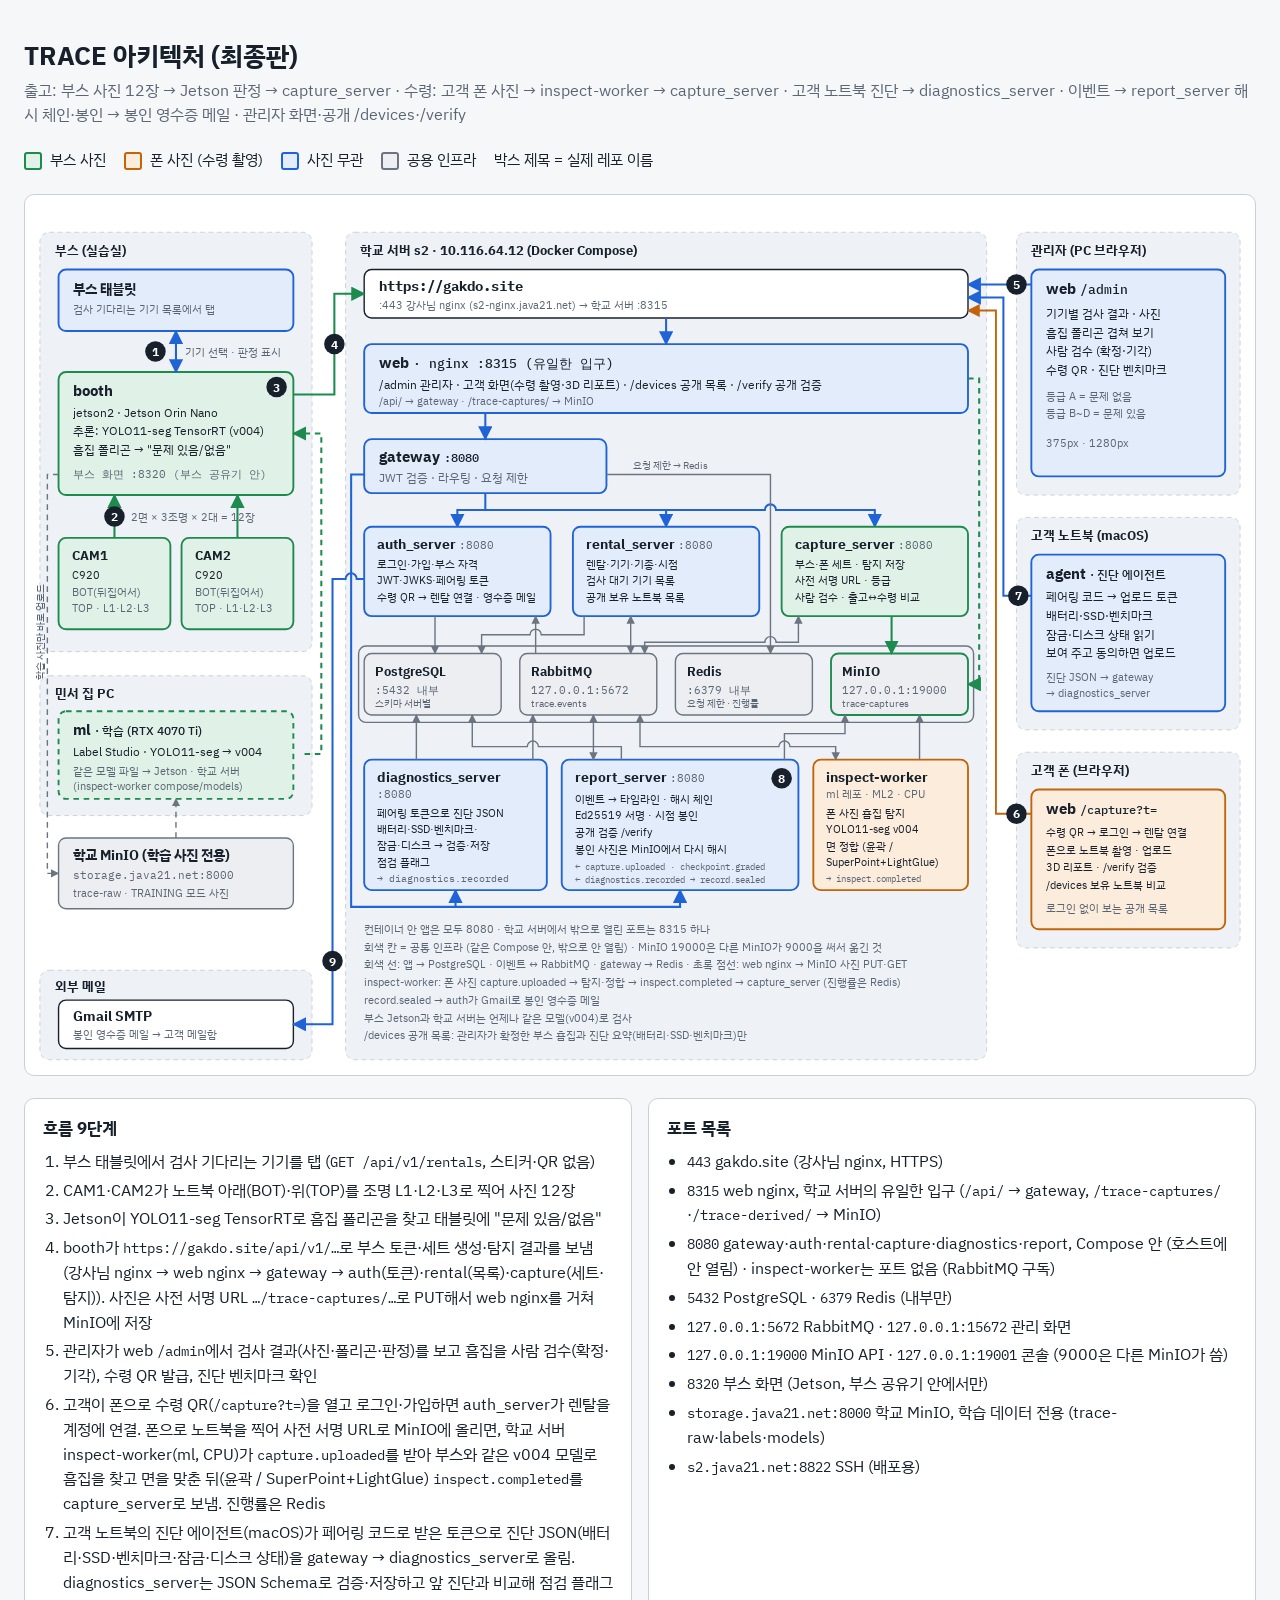
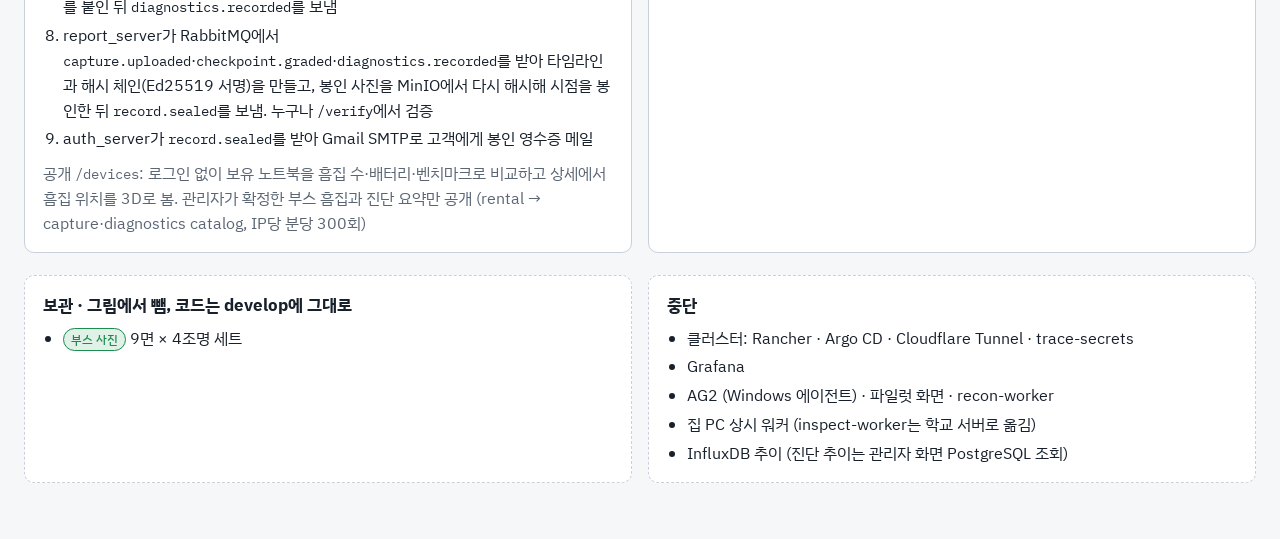
<file: contest/figures/F1-mvp-architecture.html>
<!DOCTYPE html>
<html lang="ko">
<head>
<meta charset="utf-8">
<meta name="viewport" content="width=device-width, initial-scale=1">
<title>TRACE 아키텍처</title>
<link rel="stylesheet" href="https://fonts.googleapis.com/css2?family=IBM+Plex+Sans+KR:wght@400;500;700&family=IBM+Plex+Mono:wght@400;500&display=swap">
<style>
/* 레이아웃: 위 범례 → 한 장짜리 구성도(SVG) → 흐름 9단계 → 보관·중단 목록 */
:root{
  --bg:#f6f7f9; --panel:#ffffff; --fg:#17202b; --muted:#5b6675; --line:#c9d0d9; --zone:#eef1f5;
  --booth:#1d8a4e; --booth-t:#e0f2e7;
  --phone:#c2650a; --phone-t:#fbecdc;
  --none:#1f63d6; --none-t:#e3ecfb;
  --infra:#6b7480; --infra-t:#eceef1;
  --sans:"IBM Plex Sans KR","Apple SD Gothic Neo","Malgun Gothic",system-ui,sans-serif;
  --mono:"IBM Plex Mono",ui-monospace,Menlo,monospace;
}
@media (prefers-color-scheme: dark){:root:not([data-theme="light"]){
  --bg:#12161c; --panel:#1a2029; --fg:#e7ebf0; --muted:#9aa5b3; --line:#3a4452; --zone:#171c24;
  --booth:#5cc98a; --booth-t:#173326; --phone:#f0a050; --phone-t:#3a2a18; --none:#6ea2ff; --none-t:#1a2a45;
  --infra:#9aa3ae; --infra-t:#232a33; color-scheme:dark}}
:root[data-theme="dark"]{
  --bg:#12161c; --panel:#1a2029; --fg:#e7ebf0; --muted:#9aa5b3; --line:#3a4452; --zone:#171c24;
  --booth:#5cc98a; --booth-t:#173326; --phone:#f0a050; --phone-t:#3a2a18; --none:#6ea2ff; --none-t:#1a2a45;
  --infra:#9aa3ae; --infra-t:#232a33; color-scheme:dark}
body{background:var(--bg);color:var(--fg);font-family:var(--sans);line-height:1.55}
.wrap{max-width:1240px;margin:0 auto;padding-block:28px 48px;padding-left:max(16px,env(safe-area-inset-left,0px));padding-right:max(16px,env(safe-area-inset-right,0px));display:grid;gap:22px}
h1{font-size:1.6rem;margin:0;text-wrap:balance}
.sub{color:var(--muted);margin:2px 0 0}
.legend{display:flex;flex-wrap:wrap;gap:10px 18px;font-size:.92rem}
.legend span{display:inline-flex;align-items:center;gap:8px}
.sw{width:14px;height:14px;border-radius:3px;border:2px solid}
.figure{background:var(--panel);border:1px solid var(--line);border-radius:10px;overflow-x:auto}
svg{display:block;min-width:1000px;width:100%;height:auto;font-family:var(--sans)}
svg text{fill:var(--fg)} svg .m{fill:var(--muted)} svg .mono{font-family:var(--mono)}
.zone{fill:var(--zone);stroke:var(--line);stroke-dasharray:5 4}
.b{fill:var(--booth-t);stroke:var(--booth);stroke-width:2}
.n{fill:var(--none-t);stroke:var(--none);stroke-width:2}
.p{fill:var(--phone-t);stroke:var(--phone);stroke-width:2;stroke-dasharray:6 5}
.ap{stroke:var(--phone);stroke-width:2;fill:none;stroke-dasharray:6 5}
.i{fill:var(--infra-t);stroke:var(--infra);stroke-width:1.5}
.ib{fill:var(--infra-t);stroke:var(--booth);stroke-width:2}
.e{fill:var(--panel);stroke:var(--fg);stroke-width:1.5}
.ab{stroke:var(--booth);stroke-width:2.2;fill:none}
.an{stroke:var(--none);stroke-width:2.2;fill:none}
.ai{stroke:var(--infra);stroke-width:1.5;fill:none}
.dash{stroke-dasharray:6 5}
.tb{fill:var(--booth)} .tn{fill:var(--none)} .ti{fill:var(--infra)}
.ibox{fill:none;stroke:var(--infra);stroke-width:1.5}
.solid{stroke-dasharray:none}
.step{fill:var(--fg)} .stept{fill:var(--panel);font-weight:700;font-size:13px}
.cols{display:grid;grid-template-columns:repeat(auto-fit,minmax(300px,1fr));gap:16px}
.card{background:var(--panel);border:1px solid var(--line);border-radius:10px;padding:16px 18px;min-width:0}
.card h2{font-size:1.05rem;margin:0 0 8px}
ol,ul{margin:0;padding-left:1.25em;display:grid;gap:4px}
code{font-family:var(--mono);font-size:.88em}
.tag{display:inline-block;font-size:.78rem;font-weight:500;padding:1px 7px;border-radius:999px;border:1.5px solid;margin-right:4px}
.tag.b{color:var(--booth);border-color:var(--booth);background:var(--booth-t)}
.tag.p{color:var(--phone);border-color:var(--phone);background:var(--phone-t)}
.tag.n{color:var(--none);border-color:var(--none);background:var(--none-t)}
.shelf{border-style:dashed}
</style>
</head>
<body>

<div class="wrap">
  <header>
    <h1>TRACE 아키텍처 (최종판)</h1>
    <p class="sub">출고: 부스 사진 12장 → Jetson 판정 → capture_server · 수령: 고객 폰 사진 → inspect-worker → capture_server · 고객 노트북 진단 → diagnostics_server · 이벤트 → report_server 해시 체인·봉인 → 봉인 영수증 메일 · 관리자 화면·공개 /devices·/verify</p>
  </header>

  <div class="legend" aria-label="범례">
    <span><i class="sw" style="background:var(--booth-t);border-color:var(--booth)"></i>부스 사진</span>
    <span><i class="sw" style="background:var(--phone-t);border-color:var(--phone)"></i>폰 사진 (수령 촬영)</span>
    <span><i class="sw" style="background:var(--none-t);border-color:var(--none)"></i>사진 무관</span>
    <span><i class="sw" style="background:var(--infra-t);border-color:var(--infra)"></i>공용 인프라</span>
    <span>박스 제목 = 실제 레포 이름</span>
  </div>

  <div class="figure">
  <svg viewBox="0 0 1320 944" role="img" aria-label="TRACE 구성도 (최종판)">
    <defs>
      <marker id="hb" viewBox="0 0 10 10" refX="9" refY="5" markerWidth="7" markerHeight="7" orient="auto-start-reverse"><path d="M0 0L10 5L0 10z" class="tb"/></marker>
      <marker id="hn" viewBox="0 0 10 10" refX="9" refY="5" markerWidth="7" markerHeight="7" orient="auto-start-reverse"><path d="M0 0L10 5L0 10z" class="tn"/></marker>
      <marker id="hp" viewBox="0 0 10 10" refX="9" refY="5" markerWidth="7" markerHeight="7" orient="auto-start-reverse"><path d="M0 0L10 5L0 10z" style="fill:var(--phone)"/></marker>
      <marker id="hi" viewBox="0 0 10 10" refX="9" refY="5" markerWidth="6" markerHeight="6" orient="auto-start-reverse"><path d="M0 0L10 5L0 10z" class="ti"/></marker>
    </defs>
    <!-- 부스 구역 -->
    <rect class="zone" x="16" y="40" width="292" height="450" rx="10"/>
    <text x="32" y="64" font-size="14" font-weight="700">부스 (실습실)</text>

    <rect class="n" x="36" y="80" width="252" height="66" rx="8"/>
    <text x="52" y="106" font-size="15" font-weight="700">부스 태블릿</text>
    <text x="52" y="127" font-size="12" class="m">검사 기다리는 기기 목록에서 탭</text>

    <rect class="b" x="36" y="190" width="252" height="132" rx="8"/>
    <text x="52" y="216" font-size="16" font-weight="700">booth</text>
    <text x="52" y="238" font-size="12.5">jetson2 · Jetson Orin Nano</text>
    <text x="52" y="258" font-size="12.5">추론: YOLO11-seg TensorRT (v004)</text>
    <text x="52" y="278" font-size="12.5">흠집 폴리곤 → "문제 있음/없음"</text>
    <text x="52" y="304" font-size="12" class="mono m">부스 화면 :8320 (부스 공유기 안)</text>

    <path class="an" d="M162 146V190" marker-start="url(#hn)" marker-end="url(#hn)"/>
    <text x="172" y="173" font-size="11.5" class="m">기기 선택 · 판정 표시</text>

    <rect class="b" x="36" y="368" width="120" height="98" rx="8"/>
    <text x="50" y="392" font-size="14" font-weight="700">CAM1</text>
    <text x="50" y="412" font-size="12">C920</text>
    <text x="50" y="430" font-size="12" class="m">BOT(뒤집어서)</text>
    <text x="50" y="448" font-size="12" class="m">TOP · L1·L2·L3</text>
    <rect class="b" x="168" y="368" width="120" height="98" rx="8"/>
    <text x="182" y="392" font-size="14" font-weight="700">CAM2</text>
    <text x="182" y="412" font-size="12">C920</text>
    <text x="182" y="430" font-size="12" class="m">BOT(뒤집어서)</text>
    <text x="182" y="448" font-size="12" class="m">TOP · L1·L2·L3</text>
    <path class="ab" d="M96 368V322" marker-end="url(#hb)"/>
    <path class="ab" d="M228 368V322" marker-end="url(#hb)"/>
    <text x="114" y="350" font-size="11.5" class="m">2면 × 3조명 × 2대 = 12장</text>

    <!-- 집 PC -->
    <rect class="zone" x="16" y="516" width="292" height="150" rx="10"/>
    <text x="32" y="540" font-size="14" font-weight="700">민서 집 PC</text>
    <rect class="b dash" x="36" y="554" width="252" height="94" rx="8"/>
    <text x="52" y="580" font-size="16" font-weight="700">ml <tspan font-size="13" font-weight="500">· 학습 (RTX 4070 Ti)</tspan></text>
    <text x="52" y="602" font-size="12.5">Label Studio · YOLO11-seg → v004</text>
    <text x="52" y="622" font-size="12" class="m">같은 모델 파일 → Jetson · 학교 서버</text>
    <text x="52" y="639" font-size="12" class="m">(inspect-worker compose/models)</text>
    <path class="ab dash" d="M300 600H318V256H288" marker-end="url(#hb)"/>

    <!-- 학교 MinIO (학습 사진 전용) -->
    <rect class="i" x="36" y="690" width="252" height="76" rx="8"/>
    <text x="52" y="714" font-size="14.5" font-weight="700">학교 MinIO (학습 사진 전용)</text>
    <text x="52" y="734" font-size="12" class="mono m">storage.java21.net:8000</text>
    <text x="52" y="753" font-size="12" class="m">trace-raw · TRAINING 모드 사진</text>
    <path class="ai dash" d="M36 300H24V728H36" marker-end="url(#hi)"/>
    <text x="20" y="520" font-size="11" class="m" transform="rotate(-90 20 520)">학습 사진만 바로 업로드</text>
    <path class="ai dash" d="M162 690V648" marker-end="url(#hi)"/>

    <!-- 외부 메일 -->
    <rect class="zone" x="16" y="832" width="292" height="96" rx="10"/>
    <text x="32" y="854" font-size="14" font-weight="700">외부 메일</text>
    <rect class="e" x="36" y="864" width="252" height="52" rx="8"/>
    <text x="52" y="886" font-size="14.5" font-weight="700">Gmail SMTP</text>
    <text x="52" y="905" font-size="12" class="m">봉인 영수증 메일 → 고객 메일함</text>

    <!-- 학교 서버 -->
    <rect class="zone" x="344" y="40" width="688" height="888" rx="10"/>
    <text x="360" y="64" font-size="14" font-weight="700">학교 서버 s2 · 10.116.64.12 (Docker Compose)</text>

    <rect class="e" x="364" y="80" width="648" height="52" rx="8"/>
    <text x="380" y="103" font-size="14.5" font-weight="700" class="mono">https://gakdo.site</text>
    <text x="380" y="122" font-size="12" class="m">:443 강사님 nginx (s2-nginx.java21.net) → 학교 서버 :8315</text>

    <rect class="n" x="364" y="160" width="648" height="74" rx="8"/>
    <text x="380" y="186" font-size="16" font-weight="700">web <tspan class="mono" font-size="14" font-weight="500">· nginx :8315 (유일한 입구)</tspan></text>
    <text x="380" y="208" font-size="12.5">/admin 관리자 · 고객 화면(수령 촬영·3D 리포트) · /devices 공개 목록 · /verify 공개 검증</text>
    <text x="380" y="225" font-size="11.5" class="m">/api/ → gateway · /trace-captures/ → MinIO</text>
    <path class="an" d="M688 132V160" marker-end="url(#hn)"/>

    <rect class="n" x="364" y="262" width="260" height="58" rx="8"/>
    <text x="380" y="287" font-size="16" font-weight="700">gateway <tspan class="mono" font-size="13" font-weight="500">:8080</tspan></text>
    <text x="380" y="308" font-size="12.5" class="m">JWT 검증 · 라우팅 · 요청 제한</text>
    <path class="an" d="M494 234V262" marker-end="url(#hn)"/>
    <!-- gateway → auth·rental·capture -->
    <path class="an" d="M494 320V338H464V356" marker-end="url(#hn)"/>
    <path class="an" d="M494 338H688V356" marker-end="url(#hn)"/>
    <path class="an" d="M688 338H794A6 6 0 0 1 806 338H912V356" marker-end="url(#hn)"/>
    <!-- gateway → diagnostics·report (왼쪽 레일) -->
    <path class="an" d="M364 300H350V764H703V746" marker-end="url(#hn)"/>
    <path class="an" d="M462 764V746" marker-end="url(#hn)"/>

    <rect class="n" x="364" y="356" width="200" height="96" rx="8"/>
    <text x="378" y="380" font-size="14.5" font-weight="700">auth_server <tspan class="mono m" font-size="12" font-weight="400">:8080</tspan></text>
    <text x="378" y="400" font-size="12">로그인·가입·부스 자격</text>
    <text x="378" y="418" font-size="12">JWT·JWKS·페어링 토큰</text>
    <text x="378" y="436" font-size="12">수령 QR → 렌탈 연결 · 영수증 메일</text>

    <rect class="n" x="588" y="356" width="200" height="96" rx="8"/>
    <text x="602" y="380" font-size="14.5" font-weight="700">rental_server <tspan class="mono m" font-size="12" font-weight="400">:8080</tspan></text>
    <text x="602" y="400" font-size="12">렌탈·기기·기종·시점</text>
    <text x="602" y="418" font-size="12">검사 대기 기기 목록</text>
    <text x="602" y="436" font-size="12">공개 보유 노트북 목록</text>

    <rect class="b" x="812" y="356" width="200" height="96" rx="8"/>
    <text x="826" y="380" font-size="14.5" font-weight="700">capture_server <tspan class="mono m" font-size="12" font-weight="400">:8080</tspan></text>
    <text x="826" y="400" font-size="12">부스·폰 세트 · 탐지 저장</text>
    <text x="826" y="418" font-size="12">사전 서명 URL · 등급</text>
    <text x="826" y="436" font-size="12">사람 검수 · 출고↔수령 비교</text>

    <!-- 인프라 -->
    <rect x="358" y="484" width="660" height="82" rx="8" class="ibox"/>
    <rect class="i" x="364" y="492" width="147" height="66" rx="8"/>
    <text x="376" y="516" font-size="13.5" font-weight="700">PostgreSQL</text>
    <text x="376" y="535" font-size="11.5" class="mono m">:5432 내부</text>
    <text x="376" y="550" font-size="11" class="m">스키마 서버별</text>
    <rect class="i" x="531" y="492" width="147" height="66" rx="8"/>
    <text x="543" y="516" font-size="13.5" font-weight="700">RabbitMQ</text>
    <text x="543" y="535" font-size="11.5" class="mono m">127.0.0.1:5672</text>
    <text x="543" y="550" font-size="11" class="m">trace.events</text>
    <rect class="i" x="698" y="492" width="147" height="66" rx="8"/>
    <text x="710" y="516" font-size="13.5" font-weight="700">Redis</text>
    <text x="710" y="535" font-size="11.5" class="mono m">:6379 내부</text>
    <text x="710" y="550" font-size="11" class="m">요청 제한 · 진행률</text>
    <rect class="ib" x="865" y="492" width="147" height="66" rx="8"/>
    <text x="877" y="516" font-size="13.5" font-weight="700">MinIO</text>
    <text x="877" y="535" font-size="11.5" class="mono m">127.0.0.1:19000</text>
    <text x="877" y="550" font-size="11" class="m">trace-captures</text>

    <!-- 위 줄 앱 ↔ 인프라 -->
    <path class="ab" d="M930 452V492" marker-end="url(#hb)"/>
    <path class="ab dash" d="M1012 197H1024V525H1012" marker-end="url(#hb)"/>
    <path class="ai" d="M440 452V492" marker-end="url(#hi)"/>
    <path class="ai" d="M600 452V472H554A6 6 0 0 0 542 472H490V492" marker-end="url(#hi)"/>
    <path class="ai" d="M548 492V452" marker-end="url(#hi)"/>
    <path class="ai" d="M650 452V492" marker-start="url(#hi)" marker-end="url(#hi)"/>
    <path class="ai" d="M830 452V480H806A6 6 0 0 0 794 480H665V492" marker-start="url(#hi)" marker-end="url(#hi)"/>
    <path class="ai" d="M624 300H800V492" marker-end="url(#hi)"/>
    <text x="652" y="294" font-size="11" class="m">요청 제한 → Redis</text>

    <!-- 아래 줄: diagnostics·report·inspect-worker -->
    <rect class="n" x="364" y="606" width="196" height="140" rx="8"/>
    <text x="378" y="630" font-size="14.5" font-weight="700">diagnostics_server</text>
    <text x="378" y="647" font-size="12" class="mono m">:8080</text>
    <text x="378" y="667" font-size="12">페어링 토큰으로 진단 JSON</text>
    <text x="378" y="685" font-size="12">배터리·SSD·벤치마크·</text>
    <text x="378" y="702" font-size="12">잠금·디스크 → 검증·저장</text>
    <text x="378" y="720" font-size="12">점검 플래그</text>
    <text x="378" y="737" font-size="10.5" class="mono m">→ diagnostics.recorded</text>

    <rect class="n" x="576" y="606" width="254" height="140" rx="8"/>
    <text x="590" y="630" font-size="14.5" font-weight="700">report_server <tspan class="mono m" font-size="12" font-weight="400">:8080</tspan></text>
    <text x="590" y="652" font-size="12">이벤트 → 타임라인 · 해시 체인</text>
    <text x="590" y="670" font-size="12">Ed25519 서명 · 시점 봉인</text>
    <text x="590" y="688" font-size="12">공개 검증 /verify</text>
    <text x="590" y="706" font-size="12">봉인 사진은 MinIO에서 다시 해시</text>
    <text x="590" y="724" font-size="10" class="mono m">← capture.uploaded · checkpoint.graded</text>
    <text x="590" y="738" font-size="10" class="mono m">← diagnostics.recorded  → record.sealed</text>

    <rect class="p solid" x="846" y="606" width="166" height="140" rx="8"/>
    <text x="860" y="630" font-size="14.5" font-weight="700">inspect-worker</text>
    <text x="860" y="647" font-size="12" class="m">ml 레포 · ML2 · CPU</text>
    <text x="860" y="667" font-size="12">폰 사진 흠집 탐지</text>
    <text x="860" y="685" font-size="12">YOLO11-seg v004</text>
    <text x="860" y="703" font-size="12">면 정합 (윤곽 /</text>
    <text x="860" y="720" font-size="12">SuperPoint+LightGlue)</text>
    <text x="860" y="737" font-size="10" class="mono m">→ inspect.completed</text>

    <path class="ai" d="M420 606V558" marker-end="url(#hi)"/>
    <path class="ai" d="M545 606V558" marker-end="url(#hi)"/>
    <path class="ai" d="M610 558V606" marker-start="url(#hi)" marker-end="url(#hi)"/>
    <path class="ai" d="M640 606V592H551A6 6 0 0 0 539 592H480V558" marker-end="url(#hi)"/>
    <path class="ai" d="M815 606V578H880V558" marker-end="url(#hi)"/>
    <path class="ai" d="M870 606V592H821A6 6 0 0 0 809 592H660V558" marker-start="url(#hi)" marker-end="url(#hi)"/>
    <path class="ai" d="M960 606V558" marker-end="url(#hi)"/>

    <!-- auth → Gmail SMTP -->
    <path class="an" d="M364 412H356A6 6 0 0 0 344 412H330V890H288" marker-end="url(#hn)"/>

    <text x="364" y="792" font-size="12" class="m">컨테이너 안 앱은 모두 8080 · 학교 서버에서 밖으로 열린 포트는 8315 하나</text>
    <text x="364" y="811" font-size="12" class="m">회색 칸 = 공통 인프라 (같은 Compose 안, 밖으로 안 열림) · MinIO 19000은 다른 MinIO가 9000을 써서 옮긴 것</text>
    <text x="364" y="830" font-size="12" class="m">회색 선: 앱 → PostgreSQL · 이벤트 ↔ RabbitMQ · gateway → Redis · 초록 점선: web nginx → MinIO 사진 PUT·GET</text>
    <text x="364" y="849" font-size="12" class="m">inspect-worker: 폰 사진 capture.uploaded → 탐지·정합 → inspect.completed → capture_server (진행률은 Redis)</text>
    <text x="364" y="868" font-size="12" class="m">record.sealed → auth가 Gmail로 봉인 영수증 메일</text>
    <text x="364" y="887" font-size="12" class="m">부스 Jetson과 학교 서버는 언제나 같은 모델(v004)로 검사</text>
    <text x="364" y="906" font-size="12" class="m">/devices 공개 목록: 관리자가 확정한 부스 흠집과 진단 요약(배터리·SSD·벤치마크)만</text>

    <!-- 관리자 -->
    <rect class="zone" x="1064" y="40" width="240" height="282" rx="10"/>
    <text x="1080" y="64" font-size="14" font-weight="700">관리자 (PC 브라우저)</text>
    <rect class="n" x="1080" y="80" width="208" height="222" rx="8"/>
    <text x="1096" y="106" font-size="16" font-weight="700">web <tspan class="mono" font-size="14" font-weight="500">/admin</tspan></text>
    <text x="1096" y="132" font-size="12.5">기기별 검사 결과 · 사진</text>
    <text x="1096" y="152" font-size="12.5">흠집 폴리곤 겹쳐 보기</text>
    <text x="1096" y="172" font-size="12.5">사람 검수 (확정·기각)</text>
    <text x="1096" y="192" font-size="12.5">수령 QR · 진단 벤치마크</text>
    <text x="1096" y="220" font-size="12" class="m">등급 A = 문제 없음</text>
    <text x="1096" y="238" font-size="12" class="m">등급 B~D = 문제 있음</text>
    <text x="1096" y="270" font-size="11.5" class="m">375px · 1280px</text>
    <path class="an" d="M1080 96H1012" marker-end="url(#hn)"/>

    <!-- 고객 노트북: 진단 에이전트 -->
    <rect class="zone" x="1064" y="346" width="240" height="228" rx="10"/>
    <text x="1080" y="370" font-size="14" font-weight="700">고객 노트북 (macOS)</text>
    <rect class="n" x="1080" y="386" width="208" height="168" rx="8"/>
    <text x="1096" y="412" font-size="16" font-weight="700">agent <tspan font-size="13" font-weight="500">· 진단 에이전트</tspan></text>
    <text x="1096" y="436" font-size="12.5">페어링 코드 → 업로드 토큰</text>
    <text x="1096" y="456" font-size="12.5">배터리·SSD·벤치마크</text>
    <text x="1096" y="476" font-size="12.5">잠금·디스크 상태 읽기</text>
    <text x="1096" y="496" font-size="12.5">보여 주고 동의하면 업로드</text>
    <text x="1096" y="522" font-size="11.5" class="m">진단 JSON → gateway</text>
    <text x="1096" y="539" font-size="11.5" class="m">→ diagnostics_server</text>
    <path class="an" d="M1080 430H1050V110H1012" marker-end="url(#hn)"/>

    <!-- 고객 폰 -->
    <rect class="zone" x="1064" y="598" width="240" height="210" rx="10"/>
    <text x="1080" y="622" font-size="14" font-weight="700">고객 폰 (브라우저)</text>
    <rect class="p solid" x="1080" y="638" width="208" height="150" rx="8"/>
    <text x="1096" y="664" font-size="16" font-weight="700">web <tspan class="mono" font-size="13" font-weight="500">/capture?t=</tspan></text>
    <text x="1096" y="688" font-size="12">수령 QR → 로그인 → 렌탈 연결</text>
    <text x="1096" y="707" font-size="12">폰으로 노트북 촬영 · 업로드</text>
    <text x="1096" y="726" font-size="12">3D 리포트 · /verify 검증</text>
    <text x="1096" y="745" font-size="12">/devices 보유 노트북 비교</text>
    <text x="1096" y="770" font-size="11.5" class="m">로그인 없이 보는 공개 목록</text>
    <path class="ap solid" d="M1080 664H1042V124H1012" marker-end="url(#hp)"/>

    <!-- 부스 → 서버 -->
    <path class="ab" d="M288 214H332V106H364" marker-end="url(#hb)"/>

    <!-- 단계 번호 -->
    <g><circle class="step" cx="140" cy="168" r="11"/><text x="140" y="173" text-anchor="middle" class="stept">1</text></g>
    <g><circle class="step" cx="96" cy="345" r="11"/><text x="96" y="350" text-anchor="middle" class="stept">2</text></g>
    <g><circle class="step" cx="270" cy="206" r="11"/><text x="270" y="211" text-anchor="middle" class="stept">3</text></g>
    <g><circle class="step" cx="332" cy="160" r="11"/><text x="332" y="165" text-anchor="middle" class="stept">4</text></g>
    <g><circle class="step" cx="1064" cy="96" r="11"/><text x="1064" y="101" text-anchor="middle" class="stept">5</text></g>
    <g><circle class="step" cx="1064" cy="664" r="11"/><text x="1064" y="669" text-anchor="middle" class="stept">6</text></g>
    <g><circle class="step" cx="1066" cy="430" r="11"/><text x="1066" y="435" text-anchor="middle" class="stept">7</text></g>
    <g><circle class="step" cx="812" cy="626" r="11"/><text x="812" y="631" text-anchor="middle" class="stept">8</text></g>
    <g><circle class="step" cx="330" cy="822" r="11"/><text x="330" y="827" text-anchor="middle" class="stept">9</text></g>
  </svg>
  </div>

  <div class="cols">
    <section class="card">
      <h2>흐름 9단계</h2>
      <ol>
        <li>부스 태블릿에서 검사 기다리는 기기를 탭 (<code>GET /api/v1/rentals</code>, 스티커·QR 없음)</li>
        <li>CAM1·CAM2가 노트북 아래(BOT)·위(TOP)를 조명 L1·L2·L3로 찍어 사진 12장</li>
        <li>Jetson이 YOLO11-seg TensorRT로 흠집 폴리곤을 찾고 태블릿에 "문제 있음/없음"</li>
        <li>booth가 <code>https://gakdo.site/api/v1/…</code>로 부스 토큰·세트 생성·탐지 결과를 보냄 (강사님 nginx → web nginx → gateway → auth(토큰)·rental(목록)·capture(세트·탐지)). 사진은 사전 서명 URL <code>…/trace-captures/…</code>로 PUT해서 web nginx를 거쳐 MinIO에 저장</li>
        <li>관리자가 web <code>/admin</code>에서 검사 결과(사진·폴리곤·판정)를 보고 흠집을 사람 검수(확정·기각), 수령 QR 발급, 진단 벤치마크 확인</li>
        <li>고객이 폰으로 수령 QR(<code>/capture?t=</code>)을 열고 로그인·가입하면 auth_server가 렌탈을 계정에 연결. 폰으로 노트북을 찍어 사전 서명 URL로 MinIO에 올리면, 학교 서버 inspect-worker(ml, CPU)가 <code>capture.uploaded</code>를 받아 부스와 같은 v004 모델로 흠집을 찾고 면을 맞춘 뒤(윤곽 / SuperPoint+LightGlue) <code>inspect.completed</code>를 capture_server로 보냄. 진행률은 Redis</li>
        <li>고객 노트북의 진단 에이전트(macOS)가 페어링 코드로 받은 토큰으로 진단 JSON(배터리·SSD·벤치마크·잠금·디스크 상태)을 gateway → diagnostics_server로 올림. diagnostics_server는 JSON Schema로 검증·저장하고 앞 진단과 비교해 점검 플래그를 붙인 뒤 <code>diagnostics.recorded</code>를 보냄</li>
        <li>report_server가 RabbitMQ에서 <code>capture.uploaded</code>·<code>checkpoint.graded</code>·<code>diagnostics.recorded</code>를 받아 타임라인과 해시 체인(Ed25519 서명)을 만들고, 봉인 사진을 MinIO에서 다시 해시해 시점을 봉인한 뒤 <code>record.sealed</code>를 보냄. 누구나 <code>/verify</code>에서 검증</li>
        <li>auth_server가 <code>record.sealed</code>를 받아 Gmail SMTP로 고객에게 봉인 영수증 메일</li>
      </ol>
      <p class="sub" style="margin-top:10px">공개 <code>/devices</code>: 로그인 없이 보유 노트북을 흠집 수·배터리·벤치마크로 비교하고 상세에서 흠집 위치를 3D로 봄. 관리자가 확정한 부스 흠집과 진단 요약만 공개 (rental → capture·diagnostics catalog, IP당 분당 300회)</p>
    </section>
    <section class="card">
      <h2>포트 목록</h2>
      <ul>
        <li><code>443</code> gakdo.site (강사님 nginx, HTTPS)</li>
        <li><code>8315</code> web nginx, 학교 서버의 유일한 입구 (<code>/api/</code> → gateway, <code>/trace-captures/</code>·<code>/trace-derived/</code> → MinIO)</li>
        <li><code>8080</code> gateway·auth·rental·capture·diagnostics·report, Compose 안 (호스트에 안 열림) · inspect-worker는 포트 없음 (RabbitMQ 구독)</li>
        <li><code>5432</code> PostgreSQL · <code>6379</code> Redis (내부만)</li>
        <li><code>127.0.0.1:5672</code> RabbitMQ · <code>127.0.0.1:15672</code> 관리 화면</li>
        <li><code>127.0.0.1:19000</code> MinIO API · <code>127.0.0.1:19001</code> 콘솔 (9000은 다른 MinIO가 씀)</li>
        <li><code>8320</code> 부스 화면 (Jetson, 부스 공유기 안에서만)</li>
        <li><code>storage.java21.net:8000</code> 학교 MinIO, 학습 데이터 전용 (trace-raw·labels·models)</li>
        <li><code>s2.java21.net:8822</code> SSH (배포용)</li>
      </ul>
    </section>
  </div>

  <div class="cols">
    <section class="card shelf">
      <h2>보관 · 그림에서 뺌, 코드는 develop에 그대로</h2>
      <ul>
        <li><span class="tag b">부스 사진</span>9면 × 4조명 세트</li>
      </ul>
    </section>
    <section class="card shelf">
      <h2>중단</h2>
      <ul>
        <li>클러스터: Rancher · Argo CD · Cloudflare Tunnel · trace-secrets</li>
        <li>Grafana</li>
        <li>AG2 (Windows 에이전트) · 파일럿 화면 · recon-worker</li>
        <li>집 PC 상시 워커 (inspect-worker는 학교 서버로 옮김)</li><li>InfluxDB 추이 (진단 추이는 관리자 화면 PostgreSQL 조회)</li>
      </ul>
    </section>
  </div>
</div>
</body>
</html>
</file>
